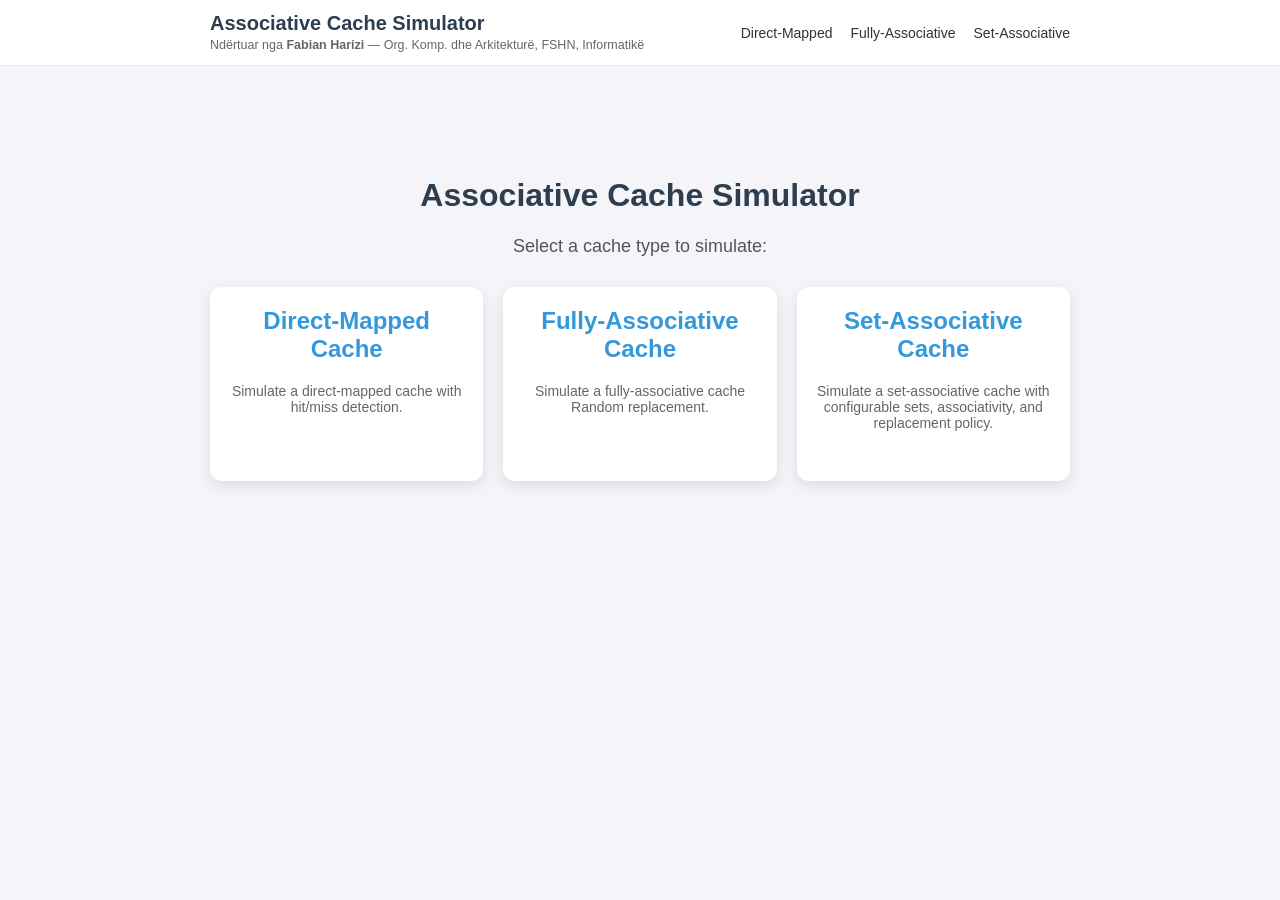
<file: index.html>
<!DOCTYPE html>
<html lang="en">
<head>
  <meta charset="UTF-8">
  <meta name="viewport" content="width=device-width, initial-scale=1.0">
  <title>Cache Simulator Landing Page</title>
  <link rel="stylesheet" href="style.css">
</head>
<body>
  <div class="landing-container">
    <h1>Associative Cache Simulator</h1>
    <p>Select a cache type to simulate:</p>

    <div class="cards">
      <a href="./direct-mapped/index.html" class="card">
        <h2>Direct-Mapped Cache</h2>
        <p>Simulate a direct-mapped cache with hit/miss detection.</p>
      </a>

      <a href="./fully-associated/index.html" class="card">
        <h2>Fully-Associative Cache</h2>
        <p>Simulate a fully-associative cache Random replacement.</p>
      </a>

      <a href="./set-associated/index.html" class="card">
        <h2>Set-Associative Cache</h2>
        <p>Simulate a set-associative cache with configurable sets, associativity, and replacement policy.</p>
      </a>
    </div>
  </div>
</body>
<script src="main.js"></script>
</html>
</file>
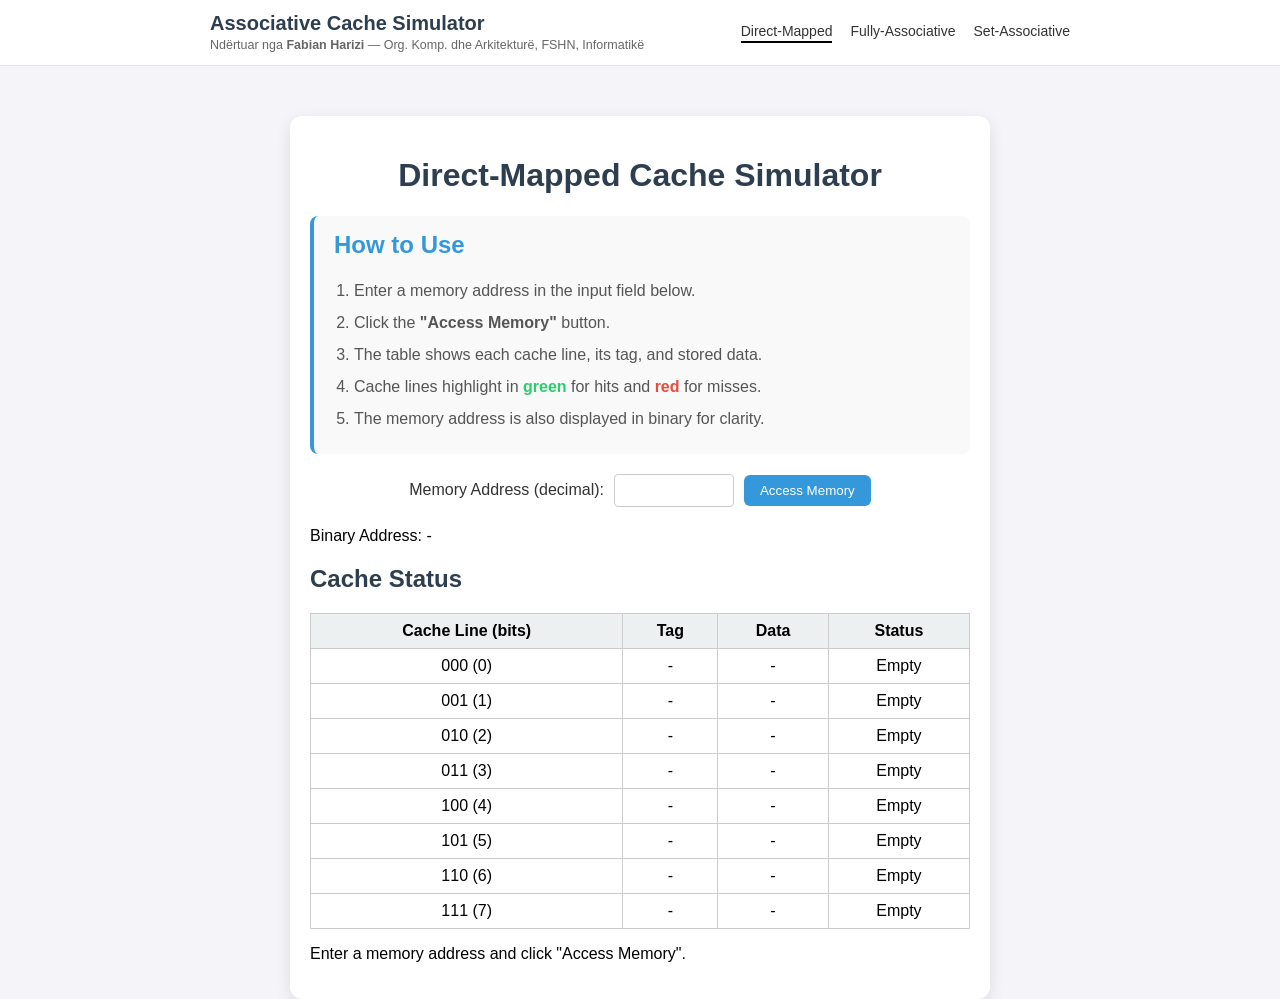
<file: direct-mapped/index.html>
<!DOCTYPE html>
<html lang="en">
<head>
  <meta charset="UTF-8">
  <meta name="viewport" content="width=device-width, initial-scale=1.0">
  <title>Direct-Mapped Cache Simulator</title>
  <link rel="stylesheet" href="style.css">
</head>
<body>
  <div class="container">
    <h1>Direct-Mapped Cache Simulator</h1>

    <!-- HOW TO USE SECTION -->
    <div class="how-to-use">
      <h2>How to Use</h2>
      <ol>
        <li>Enter a memory address in the input field below.</li>
        <li>Click the <strong>"Access Memory"</strong> button.</li>
        <li>The table shows each cache line, its tag, and stored data.</li>
        <li>Cache lines highlight in <span class="hit-color">green</span> for hits and <span class="miss-color">red</span> for misses.</li>
        <li>The memory address is also displayed in binary for clarity.</li>
      </ol>
    </div>

    <!-- Controls -->
    <div class="controls">
      <label for="memoryAddress">Memory Address (decimal):</label>
      <input type="number" id="memoryAddress" min="0">
      <button id="accessMemory">Access Memory</button>
    </div>

    <!-- Binary Display -->
    <p id="binaryDisplay">Binary Address: -</p>

    <!-- Cache Table -->
    <div class="cache-info">
      <h2>Cache Status</h2>
      <table id="cacheTable">
        <thead>
          <tr>
            <th>Cache Line (bits)</th>
            <th>Tag</th>
            <th>Data</th>
            <th>Status</th>
          </tr>
        </thead>
        <tbody>
          <!-- Cache lines will be generated here -->
        </tbody>
      </table>
    </div>

    <div class="results">
      <p id="resultText">Enter a memory address and click "Access Memory".</p>
    </div>
  </div>

  <script src="script.js"></script> 
  <script src="../main.js"></script>
</body>
</html>
</file>
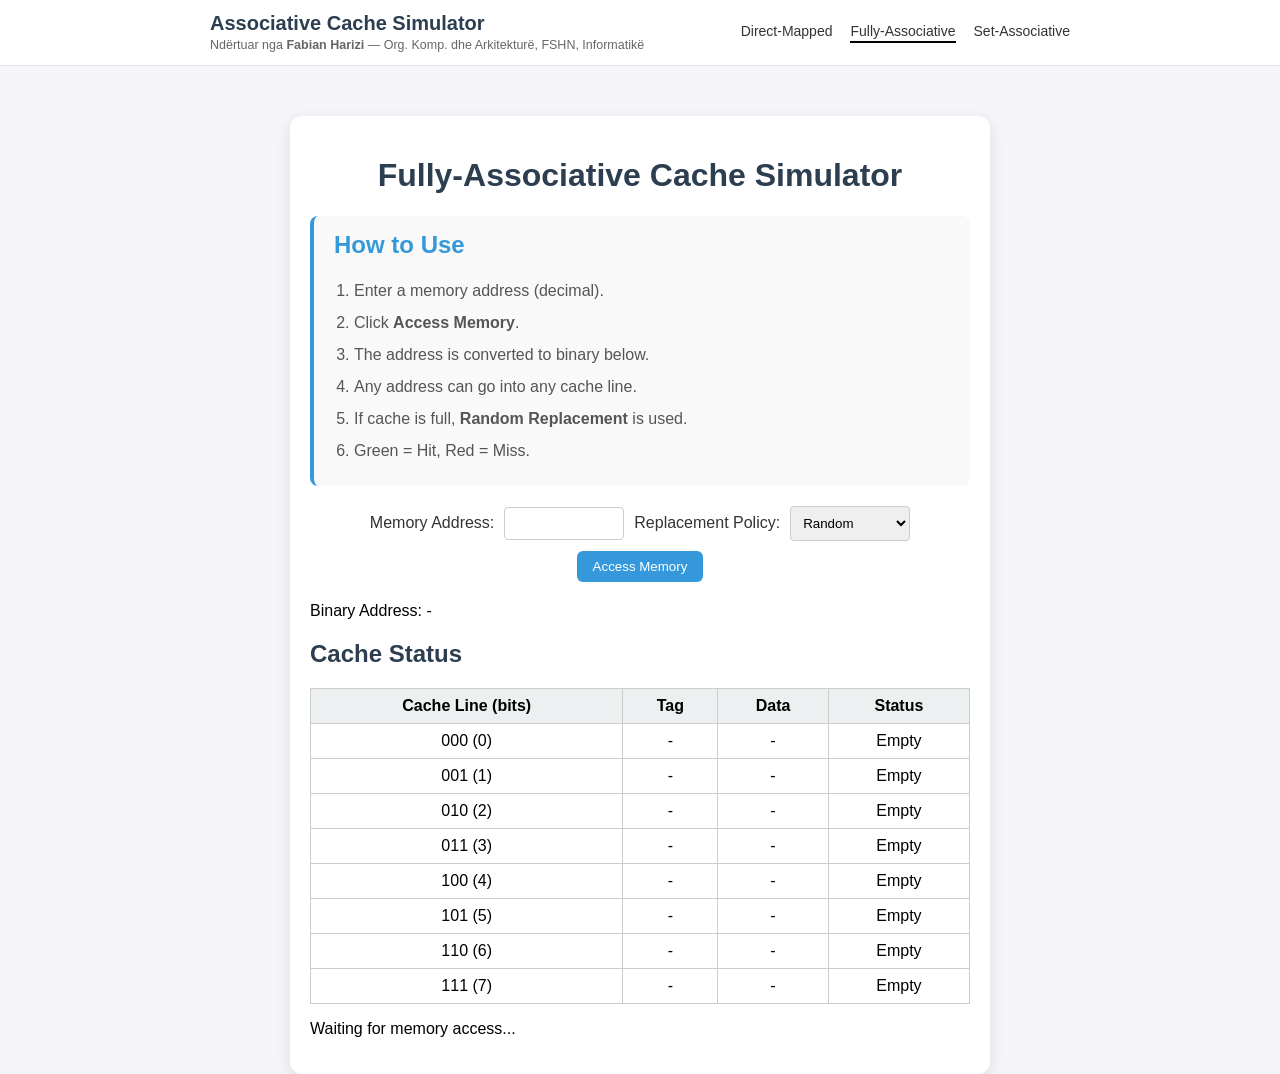
<file: fully-associated/index.html>
<!DOCTYPE html>
<html lang="en">
<head>
  <meta charset="UTF-8" />
  <meta name="viewport" content="width=device-width, initial-scale=1.0" />
  <title>Fully-Associative Cache Simulator</title>
  <link rel="stylesheet" href="style.css" />
</head>
<body>
  <div class="container">
    <h1>Fully-Associative Cache Simulator</h1>

    <!-- HOW TO USE -->
    <div class="how-to-use">
      <h2>How to Use</h2>
      <ol>
        <li>Enter a memory address (decimal).</li>
        <li>Click <strong>Access Memory</strong>.</li>
        <li>The address is converted to binary below.</li>
        <li>Any address can go into any cache line.</li>
        <li>If cache is full, <strong>Random Replacement</strong> is used.</li>
        <li>Green = Hit, Red = Miss.</li>
      </ol>
    </div>

    <!-- CONTROLS -->
    <div class="controls">
      <label>Memory Address:</label>
      <input type="number" id="memoryAddress" min="0" />
      
      <label>Replacement Policy:</label>
      <select id="policy">
        <option value="Random">Random</option>
      </select>

      <button id="accessMemory">Access Memory</button>
    </div>

    <p id="binaryDisplay">Binary Address: -</p>

    <!-- CACHE TABLE -->
    <h2>Cache Status</h2>
    <table id="cacheTable">
      <thead>
        <tr>
          <th>Cache Line (bits)</th>
          <th>Tag</th>
          <th>Data</th>
          <th>Status</th>
        </tr>
      </thead>
      <tbody></tbody>
    </table>

    <p id="resultText">Waiting for memory access...</p>
  </div>

  <script src="script.js"></script>
  <script src="../main.js"></script>
</body>
</html>
</file>
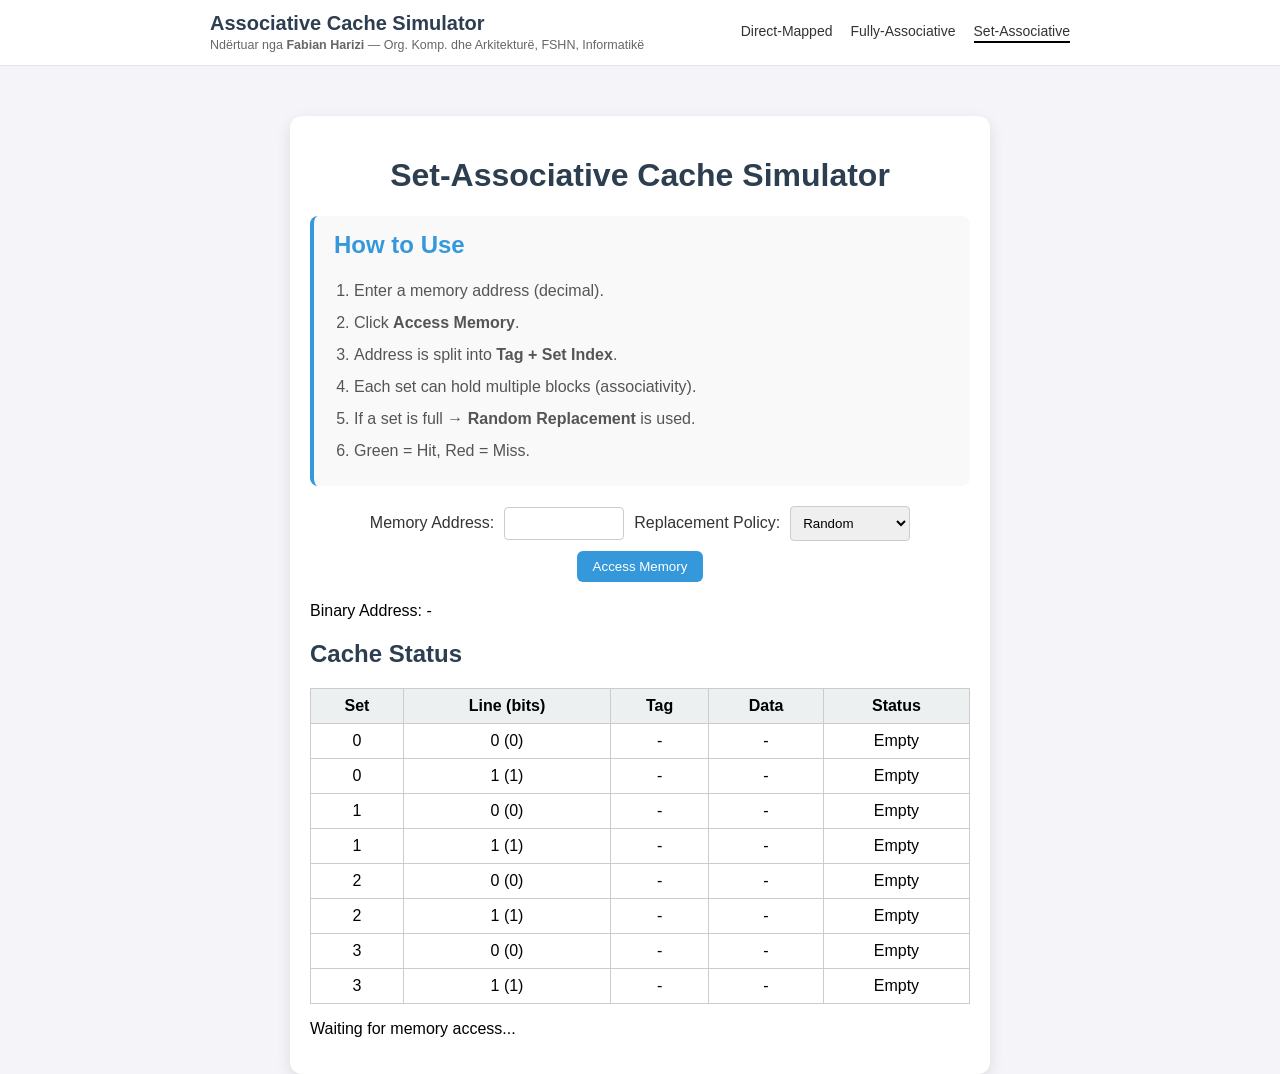
<file: set-associated/index.html>
<!DOCTYPE html>
<html lang="en">
<head>
  <meta charset="UTF-8" />
  <meta name="viewport" content="width=device-width, initial-scale=1.0" />
  <title>Set-Associative Cache Simulator</title>
  <link rel="stylesheet" href="style.css" />
</head>
<body>
  <div class="container">
    <h1>Set-Associative Cache Simulator</h1>

    <!-- HOW TO USE -->
    <div class="how-to-use">
      <h2>How to Use</h2>
      <ol>
        <li>Enter a memory address (decimal).</li>
        <li>Click <strong>Access Memory</strong>.</li>
        <li>Address is split into <strong>Tag + Set Index</strong>.</li>
        <li>Each set can hold multiple blocks (associativity).</li>
        <li>If a set is full → <strong>Random Replacement</strong> is used.</li>
        <li>Green = Hit, Red = Miss.</li>
      </ol>
    </div>

    <!-- CONTROLS -->
    <div class="controls">
      <label>Memory Address:</label>
      <input type="number" id="memoryAddress" min="0" />

      <label>Replacement Policy:</label>
      <select id="policy">
        <option value="Random">Random</option>
      </select>

      <button id="accessMemory">Access Memory</button>
    </div>

    <p id="binaryDisplay">Binary Address: -</p>

    <!-- CACHE TABLE -->
    <h2>Cache Status</h2>
    <table id="cacheTable">
      <thead>
        <tr>
          <th>Set</th>
          <th>Line (bits)</th>
          <th>Tag</th>
          <th>Data</th>
          <th>Status</th>
        </tr>
      </thead>
      <tbody></tbody>
    </table>

    <p id="resultText">Waiting for memory access...</p>
  </div>

  <script src="script.js"></script>
  <script src="../main.js"></script>
</body>
</html>
</file>
<file: style.css>
@import "./main.css";

/* PAGE-SPECIFIC STYLES FOR LANDING PAGE */
.landing-container {
  max-width: 900px;
  padding: 40px 20px;
  text-align: center;
  margin: 0 auto;
}

p {
  color: #555;
  margin-bottom: 30px;
  font-size: 18px;
}


.cards {
  display: flex;
  flex-wrap: wrap;
  justify-content: center;
  gap: 20px;
}

.card {
  flex: 1 1 250px;
  background: #fff;
  padding: 20px;
  border-radius: 12px;
  box-shadow: 0 5px 15px rgba(0,0,0,0.1);
  text-decoration: none;
  color: #333;
  transition: transform 0.3s, box-shadow 0.3s;
}

.card:hover {
  transform: translateY(-5px);
  box-shadow: 0 10px 20px rgba(0,0,0,0.2);
}

.card h2 {
  margin-top: 0;
  color: #3498db;
}

.card p {
  font-size: 14px;
  color: #666;
}
</file>
<file: direct-mapped/style.css>
@import "../main.css";

/* PAGE-SPECIFIC STYLES FOR DIRECT-MAPPED CACHE */
</file>
<file: fully-associated/style.css>
@import "../main.css";

/* PAGE-SPECIFIC STYLES FOR FULLY-ASSOCIATIVE CACHE */
</file>
<file: set-associated/style.css>
@import "../main.css";

/* PAGE-SPECIFIC STYLES FOR SET-ASSOCIATIVE CACHE */
</file>
